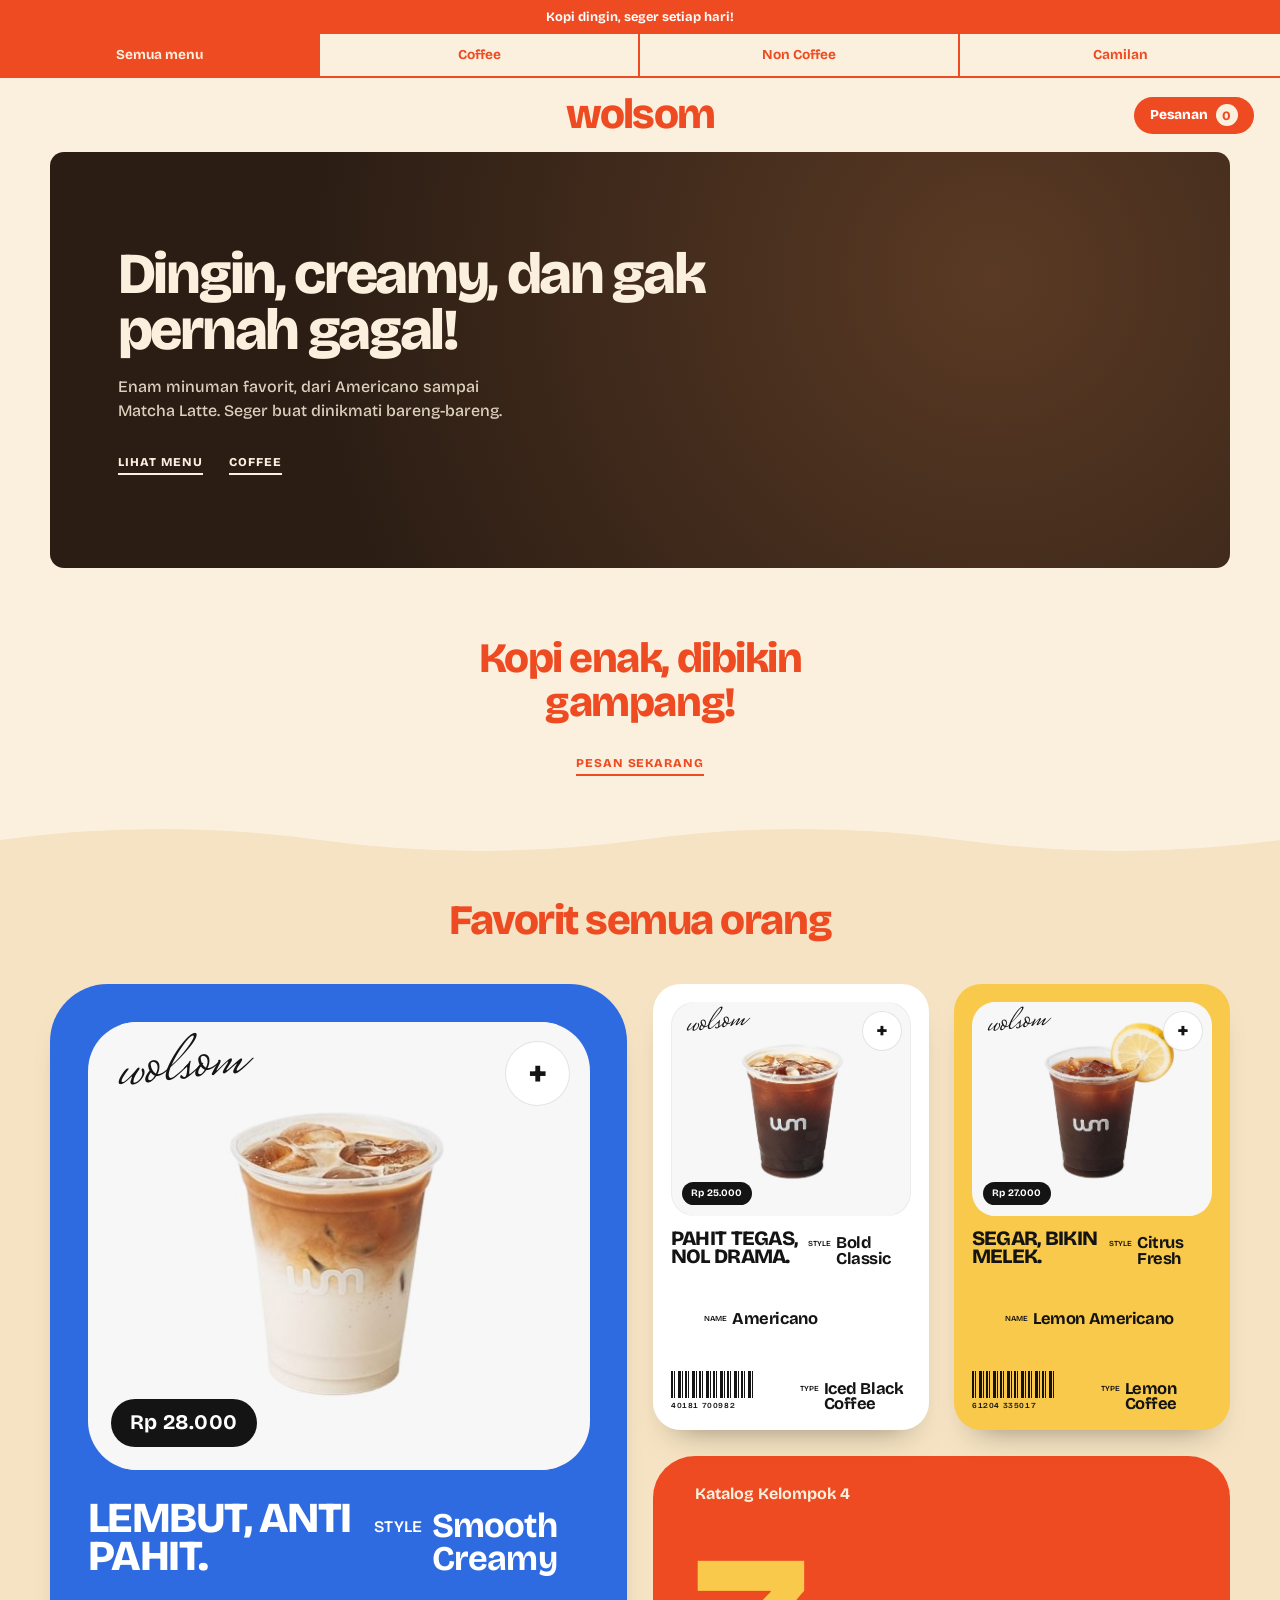
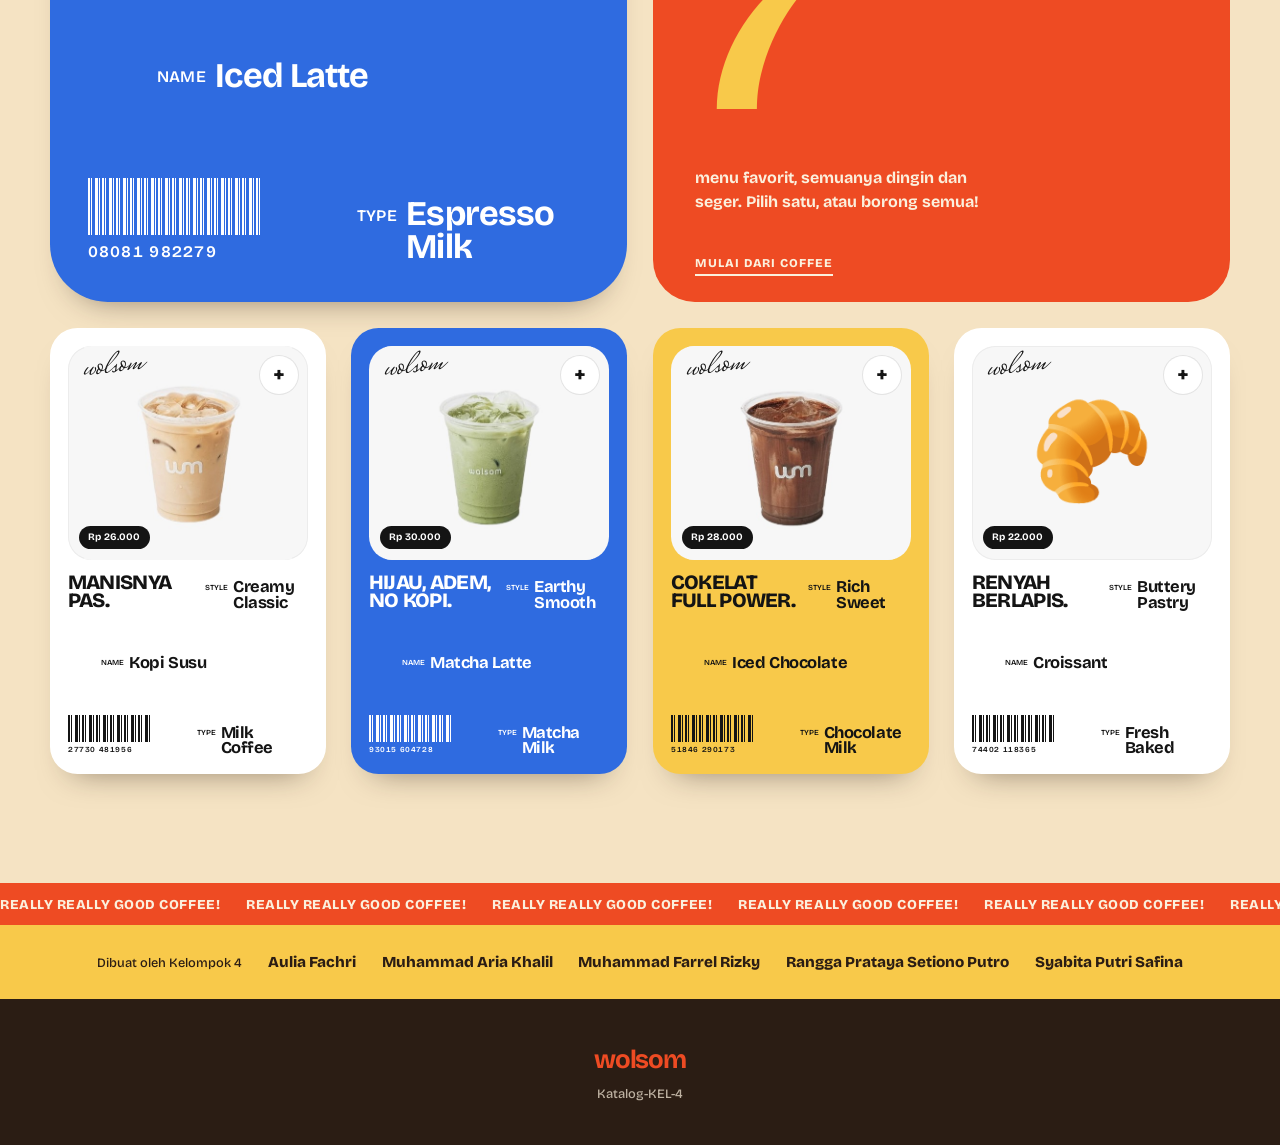
<file: project1/index.html>
<!DOCTYPE html>
<html lang="id">
<head>
    <meta charset="UTF-8">
    <meta name="viewport" content="width=device-width, initial-scale=1.0">
    <meta name="description" content="Katalog menu kopi, non-kopi, dan camilan.">
    <title>Katalog-KEL-4</title>
    <link rel="preconnect" href="https://fonts.googleapis.com">
    <link rel="preconnect" href="https://fonts.gstatic.com" crossorigin>
    <link href="https://fonts.googleapis.com/css2?family=Bricolage+Grotesque:opsz,wght@12..96,500;12..96,700;12..96,800&family=Mrs+Saint+Delafield&display=swap" rel="stylesheet">
    <link rel="stylesheet" href="style.css">
</head>
<body>
    <div class="topbar">Kopi dingin, seger setiap hari!</div>
    <nav class="catnav" aria-label="Kategori menu">
            <a href="index.html" aria-current="page">Semua menu</a>
            <a href="coffe.html">Coffee</a>
            <a href="noncoffe.html">Non Coffee</a>
            <a href="snack.html">Camilan</a>
    </nav>
    <header class="brandbar">
        <a class="brand" href="index.html">wolsom</a>
        <button class="cart" type="button" aria-label="Jumlah pesanan">Pesanan <span class="cart-count" id="cartCount" aria-live="polite">0</span></button>
    </header>
    <main>
        <div class="wrap">
            <section class="hero">
                <div>
                    <h1>Dingin, creamy, dan gak pernah gagal!</h1>
                    <p>Enam minuman favorit, dari Americano sampai Matcha Latte. Seger buat dinikmati bareng-bareng.</p>
                    <a class="link" href="#menu">Lihat menu</a><a class="link" href="coffe.html">Coffee</a>
                </div>
            </section>
        </div>
        <section class="intro wrap">
            <h2>Kopi enak, dibikin gampang!</h2>
            <a class="link" href="#menu">Pesan sekarang</a>
        </section>
    <svg class="wave" viewBox="0 0 1440 42" preserveAspectRatio="none" aria-hidden="true"><path d="M0 22 Q 180 0 360 22 T 720 22 T 1080 22 T 1440 22 V42 H0Z" fill="#F5E3C3"/></svg>
        <section class="menu" id="menu" aria-labelledby="menu-title">
            <div class="wrap">
                <h2 class="menu-title" id="menu-title">Favorit semua orang</h2>
                <div class="bento-wrap"><div class="bento">
                <article class="pcard v-blue feature" style="--i:0">
                    <div class="pc">
                        <div class="window">
                            <img src="img/kopi4.jpeg" alt="Iced latte">
                            <span class="script" aria-hidden="true">wolsom</span>
                            <span class="price">Rp 28.000</span>
                            <button class="add" type="button" aria-label="Tambah Iced Latte">+</button>
                        </div>
                        <div class="copy">
                            <h3 class="head">Lembut, anti pahit.</h3>
                            <p class="kv style"><span class="k">Style</span><span class="v">Smooth Creamy</span></p>
                            <p class="kv name"><span class="k">Name</span><span class="v">Iced Latte</span></p>
                            <div class="bar"><div class="barcode" aria-hidden="true"></div><p class="code">08081 982279</p></div>
                            <p class="kv type"><span class="k">Type</span><span class="v">Espresso Milk</span></p>
                        </div>
                    </div>
                </article>
                <article class="pcard v-white" style="--i:1">
                    <div class="pc">
                        <div class="window">
                            <img src="img/kopi2.jpeg" alt="Americano dingin">
                            <span class="script" aria-hidden="true">wolsom</span>
                            <span class="price">Rp 25.000</span>
                            <button class="add" type="button" aria-label="Tambah Americano">+</button>
                        </div>
                        <div class="copy">
                            <h3 class="head">Pahit tegas, nol drama.</h3>
                            <p class="kv style"><span class="k">Style</span><span class="v">Bold Classic</span></p>
                            <p class="kv name"><span class="k">Name</span><span class="v">Americano</span></p>
                            <div class="bar"><div class="barcode" aria-hidden="true"></div><p class="code">40181 700982</p></div>
                            <p class="kv type"><span class="k">Type</span><span class="v">Iced Black Coffee</span></p>
                        </div>
                    </div>
                </article>
                <article class="pcard v-yellow" style="--i:2">
                    <div class="pc">
                        <div class="window">
                            <img src="img/WhatsApp%20Image%202026-09-27%20at%2018.10.46.jpeg" alt="Americano dengan irisan lemon">
                            <span class="script" aria-hidden="true">wolsom</span>
                            <span class="price">Rp 27.000</span>
                            <button class="add" type="button" aria-label="Tambah Lemon Americano">+</button>
                        </div>
                        <div class="copy">
                            <h3 class="head">Segar, bikin melek.</h3>
                            <p class="kv style"><span class="k">Style</span><span class="v">Citrus Fresh</span></p>
                            <p class="kv name"><span class="k">Name</span><span class="v">Lemon Americano</span></p>
                            <div class="bar"><div class="barcode" aria-hidden="true"></div><p class="code">61204 335017</p></div>
                            <p class="kv type"><span class="k">Type</span><span class="v">Lemon Coffee</span></p>
                        </div>
                    </div>
                </article>
                <article class="tile-y" style="--i:3">
                    <p>Katalog Kelompok 4</p>
                    <span class="big" aria-hidden="true">7</span>
                    <p>menu favorit, semuanya dingin dan seger. Pilih satu, atau borong semua!</p>
                    <a class="link" href="coffe.html">Mulai dari Coffee</a>
                </article>
                <article class="pcard v-white" style="--i:4">
                    <div class="pc">
                        <div class="window">
                            <img src="img/nonkopi3.jpeg" alt="Kopi susu dingin">
                            <span class="script" aria-hidden="true">wolsom</span>
                            <span class="price">Rp 26.000</span>
                            <button class="add" type="button" aria-label="Tambah Kopi Susu">+</button>
                        </div>
                        <div class="copy">
                            <h3 class="head">Manisnya pas.</h3>
                            <p class="kv style"><span class="k">Style</span><span class="v">Creamy Classic</span></p>
                            <p class="kv name"><span class="k">Name</span><span class="v">Kopi Susu</span></p>
                            <div class="bar"><div class="barcode" aria-hidden="true"></div><p class="code">27730 481956</p></div>
                            <p class="kv type"><span class="k">Type</span><span class="v">Milk Coffee</span></p>
                        </div>
                    </div>
                </article>
                <article class="pcard v-blue" style="--i:5">
                    <div class="pc">
                        <div class="window">
                            <img src="img/nonkopi.jpeg" alt="Matcha latte dingin">
                            <span class="script" aria-hidden="true">wolsom</span>
                            <span class="price">Rp 30.000</span>
                            <button class="add" type="button" aria-label="Tambah Matcha Latte">+</button>
                        </div>
                        <div class="copy">
                            <h3 class="head">Hijau, adem, no kopi.</h3>
                            <p class="kv style"><span class="k">Style</span><span class="v">Earthy Smooth</span></p>
                            <p class="kv name"><span class="k">Name</span><span class="v">Matcha Latte</span></p>
                            <div class="bar"><div class="barcode" aria-hidden="true"></div><p class="code">93015 604728</p></div>
                            <p class="kv type"><span class="k">Type</span><span class="v">Matcha Milk</span></p>
                        </div>
                    </div>
                </article>
                <article class="pcard v-yellow" style="--i:6">
                    <div class="pc">
                        <div class="window">
                            <img src="img/nonkopi2.jpeg" alt="Iced chocolate">
                            <span class="script" aria-hidden="true">wolsom</span>
                            <span class="price">Rp 28.000</span>
                            <button class="add" type="button" aria-label="Tambah Iced Chocolate">+</button>
                        </div>
                        <div class="copy">
                            <h3 class="head">Cokelat full power.</h3>
                            <p class="kv style"><span class="k">Style</span><span class="v">Rich Sweet</span></p>
                            <p class="kv name"><span class="k">Name</span><span class="v">Iced Chocolate</span></p>
                            <div class="bar"><div class="barcode" aria-hidden="true"></div><p class="code">51846 290173</p></div>
                            <p class="kv type"><span class="k">Type</span><span class="v">Chocolate Milk</span></p>
                        </div>
                    </div>
                </article>
                <article class="pcard v-white" style="--i:7">
                    <div class="pc">
                        <div class="window">
                            <span class="emoji" aria-hidden="true">🥐</span>
                            <span class="script" aria-hidden="true">wolsom</span>
                            <span class="price">Rp 22.000</span>
                            <button class="add" type="button" aria-label="Tambah Croissant">+</button>
                        </div>
                        <div class="copy">
                            <h3 class="head">Renyah berlapis.</h3>
                            <p class="kv style"><span class="k">Style</span><span class="v">Buttery Pastry</span></p>
                            <p class="kv name"><span class="k">Name</span><span class="v">Croissant</span></p>
                            <div class="bar"><div class="barcode" aria-hidden="true"></div><p class="code">74402 118365</p></div>
                            <p class="kv type"><span class="k">Type</span><span class="v">Fresh Baked</span></p>
                        </div>
                    </div>
                </article>
                </div></div>
            </div>
        </section>
    </main>
<div class="marquee" aria-hidden="true"><div class="track"><span>Really really good coffee!</span><span>Really really good coffee!</span><span>Really really good coffee!</span><span>Really really good coffee!</span><span>Really really good coffee!</span><span>Really really good coffee!</span><span>Really really good coffee!</span><span>Really really good coffee!</span><span>Really really good coffee!</span><span>Really really good coffee!</span><span>Really really good coffee!</span><span>Really really good coffee!</span><span>Really really good coffee!</span><span>Really really good coffee!</span><span>Really really good coffee!</span><span>Really really good coffee!</span></div></div>
    <div class="team">
        <span class="label">Dibuat oleh Kelompok 4</span>
        <span>Aulia Fachri</span><span>Muhammad Aria Khalil</span><span>Muhammad Farrel Rizky</span><span>Rangga Prataya Setiono Putro</span><span>Syabita Putri Safina</span>
    </div>
    <footer class="footer">
        <strong>wolsom</strong>
        <p>Katalog-KEL-4</p>
    </footer>
</body>
</html>
</file>
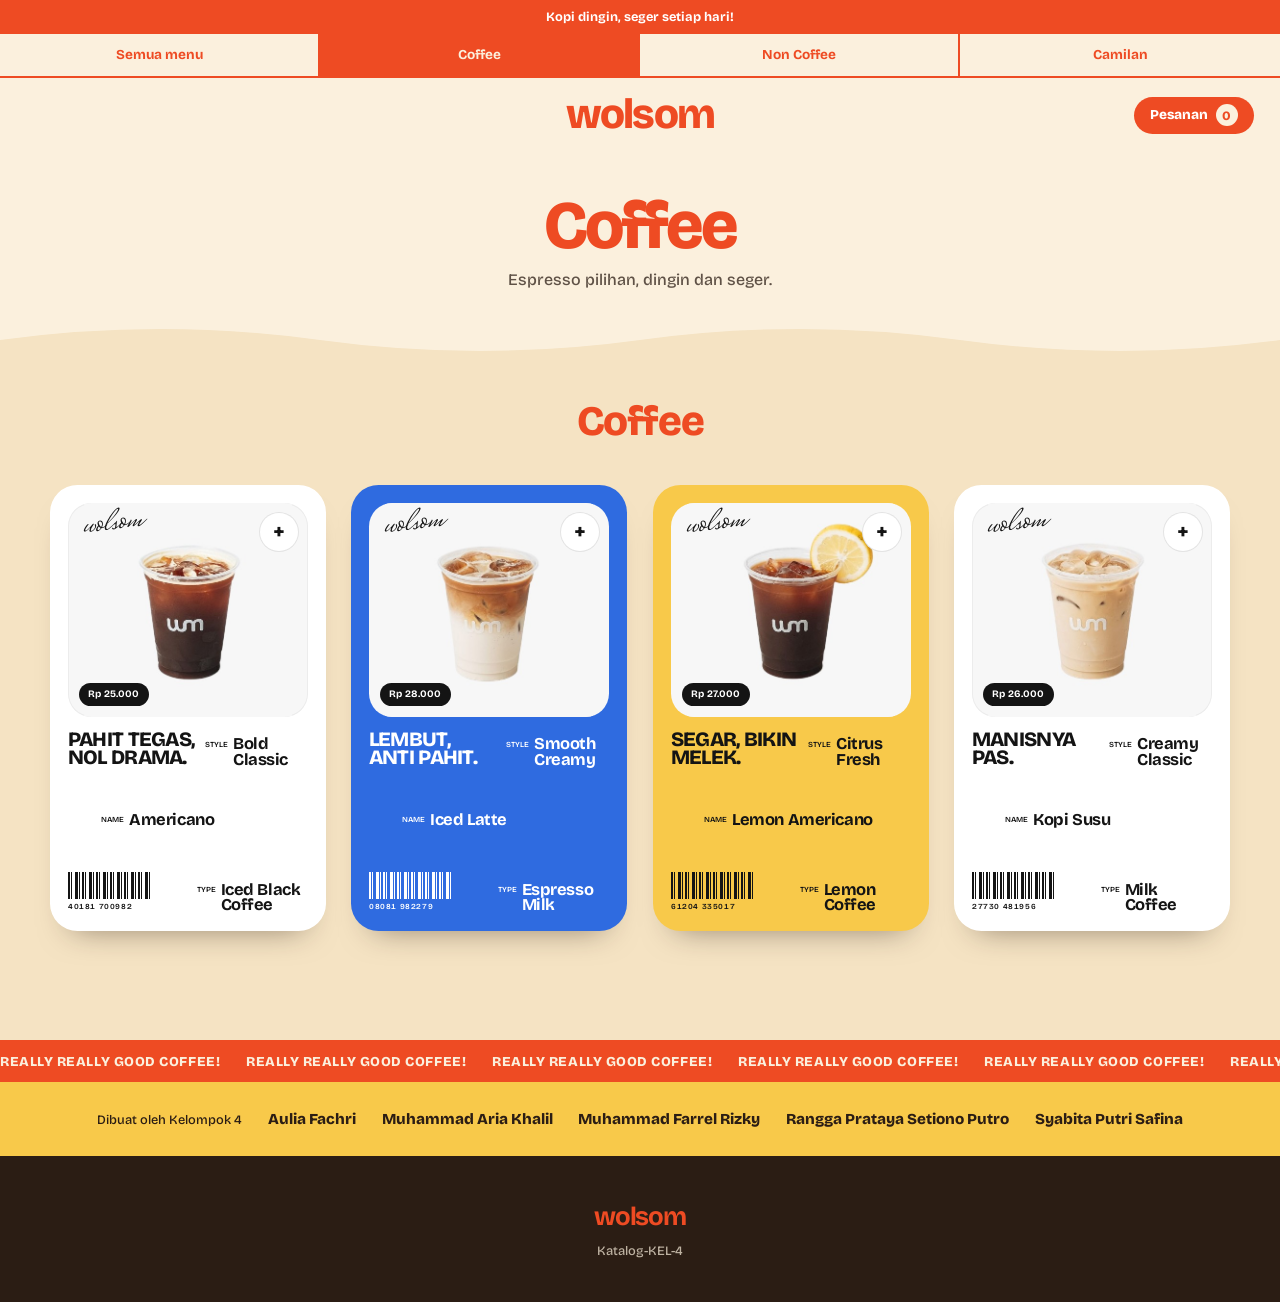
<file: project1/coffe.html>
<!DOCTYPE html>
<html lang="id">
<head>
    <meta charset="UTF-8">
    <meta name="viewport" content="width=device-width, initial-scale=1.0">
    <meta name="description" content="Katalog menu kopi, non-kopi, dan camilan.">
    <title>Katalog-KEL-4</title>
    <link rel="preconnect" href="https://fonts.googleapis.com">
    <link rel="preconnect" href="https://fonts.gstatic.com" crossorigin>
    <link href="https://fonts.googleapis.com/css2?family=Bricolage+Grotesque:opsz,wght@12..96,500;12..96,700;12..96,800&family=Mrs+Saint+Delafield&display=swap" rel="stylesheet">
    <link rel="stylesheet" href="style.css">
</head>
<body>
    <div class="topbar">Kopi dingin, seger setiap hari!</div>
    <nav class="catnav" aria-label="Kategori menu">
            <a href="index.html">Semua menu</a>
            <a href="coffe.html" aria-current="page">Coffee</a>
            <a href="noncoffe.html">Non Coffee</a>
            <a href="snack.html">Camilan</a>
    </nav>
    <header class="brandbar">
        <a class="brand" href="index.html">wolsom</a>
        <button class="cart" type="button" aria-label="Jumlah pesanan">Pesanan <span class="cart-count" id="cartCount" aria-live="polite">0</span></button>
    </header>
    <main>
        <section class="page-head wrap">
            <h1>Coffee</h1>
            <p>Espresso pilihan, dingin dan seger.</p>
        </section>
    <svg class="wave" viewBox="0 0 1440 42" preserveAspectRatio="none" aria-hidden="true"><path d="M0 22 Q 180 0 360 22 T 720 22 T 1080 22 T 1440 22 V42 H0Z" fill="#F5E3C3"/></svg>
        <section class="menu" id="menu" aria-labelledby="menu-title">
            <div class="wrap">
                <h2 class="menu-title" id="menu-title">Coffee</h2>
                <div class="grid">
                <article class="pcard v-white" style="--i:0">
                    <div class="pc">
                        <div class="window">
                            <img src="img/kopi2.jpeg" alt="Americano dingin">
                            <span class="script" aria-hidden="true">wolsom</span>
                            <span class="price">Rp 25.000</span>
                            <button class="add" type="button" aria-label="Tambah Americano">+</button>
                        </div>
                        <div class="copy">
                            <h3 class="head">Pahit tegas, nol drama.</h3>
                            <p class="kv style"><span class="k">Style</span><span class="v">Bold Classic</span></p>
                            <p class="kv name"><span class="k">Name</span><span class="v">Americano</span></p>
                            <div class="bar"><div class="barcode" aria-hidden="true"></div><p class="code">40181 700982</p></div>
                            <p class="kv type"><span class="k">Type</span><span class="v">Iced Black Coffee</span></p>
                        </div>
                    </div>
                </article>
                <article class="pcard v-blue" style="--i:1">
                    <div class="pc">
                        <div class="window">
                            <img src="img/kopi4.jpeg" alt="Iced latte">
                            <span class="script" aria-hidden="true">wolsom</span>
                            <span class="price">Rp 28.000</span>
                            <button class="add" type="button" aria-label="Tambah Iced Latte">+</button>
                        </div>
                        <div class="copy">
                            <h3 class="head">Lembut, anti pahit.</h3>
                            <p class="kv style"><span class="k">Style</span><span class="v">Smooth Creamy</span></p>
                            <p class="kv name"><span class="k">Name</span><span class="v">Iced Latte</span></p>
                            <div class="bar"><div class="barcode" aria-hidden="true"></div><p class="code">08081 982279</p></div>
                            <p class="kv type"><span class="k">Type</span><span class="v">Espresso Milk</span></p>
                        </div>
                    </div>
                </article>
                <article class="pcard v-yellow" style="--i:2">
                    <div class="pc">
                        <div class="window">
                            <img src="img/WhatsApp%20Image%202026-09-27%20at%2018.10.46.jpeg" alt="Americano dengan irisan lemon">
                            <span class="script" aria-hidden="true">wolsom</span>
                            <span class="price">Rp 27.000</span>
                            <button class="add" type="button" aria-label="Tambah Lemon Americano">+</button>
                        </div>
                        <div class="copy">
                            <h3 class="head">Segar, bikin melek.</h3>
                            <p class="kv style"><span class="k">Style</span><span class="v">Citrus Fresh</span></p>
                            <p class="kv name"><span class="k">Name</span><span class="v">Lemon Americano</span></p>
                            <div class="bar"><div class="barcode" aria-hidden="true"></div><p class="code">61204 335017</p></div>
                            <p class="kv type"><span class="k">Type</span><span class="v">Lemon Coffee</span></p>
                        </div>
                    </div>
                </article>
                <article class="pcard v-white" style="--i:3">
                    <div class="pc">
                        <div class="window">
                            <img src="img/nonkopi3.jpeg" alt="Kopi susu dingin">
                            <span class="script" aria-hidden="true">wolsom</span>
                            <span class="price">Rp 26.000</span>
                            <button class="add" type="button" aria-label="Tambah Kopi Susu">+</button>
                        </div>
                        <div class="copy">
                            <h3 class="head">Manisnya pas.</h3>
                            <p class="kv style"><span class="k">Style</span><span class="v">Creamy Classic</span></p>
                            <p class="kv name"><span class="k">Name</span><span class="v">Kopi Susu</span></p>
                            <div class="bar"><div class="barcode" aria-hidden="true"></div><p class="code">27730 481956</p></div>
                            <p class="kv type"><span class="k">Type</span><span class="v">Milk Coffee</span></p>
                        </div>
                    </div>
                </article>
                </div>
            </div>
        </section>
    </main>
<div class="marquee" aria-hidden="true"><div class="track"><span>Really really good coffee!</span><span>Really really good coffee!</span><span>Really really good coffee!</span><span>Really really good coffee!</span><span>Really really good coffee!</span><span>Really really good coffee!</span><span>Really really good coffee!</span><span>Really really good coffee!</span><span>Really really good coffee!</span><span>Really really good coffee!</span><span>Really really good coffee!</span><span>Really really good coffee!</span><span>Really really good coffee!</span><span>Really really good coffee!</span><span>Really really good coffee!</span><span>Really really good coffee!</span></div></div>
    <div class="team">
        <span class="label">Dibuat oleh Kelompok 4</span>
        <span>Aulia Fachri</span><span>Muhammad Aria Khalil</span><span>Muhammad Farrel Rizky</span><span>Rangga Prataya Setiono Putro</span><span>Syabita Putri Safina</span>
    </div>
    <footer class="footer">
        <strong>wolsom</strong>
        <p>Katalog-KEL-4</p>
    </footer>

    <script>
        const count = document.getElementById('cartCount');
        let total = 0;
        document.querySelectorAll('.add').forEach(function (btn) {
            btn.addEventListener('click', function () {
                total += 1;
                count.textContent = total;
                count.classList.remove('bump');
                void count.offsetWidth;
                count.classList.add('bump');
            });
        });
    </script>
</body>
</html>
</file>
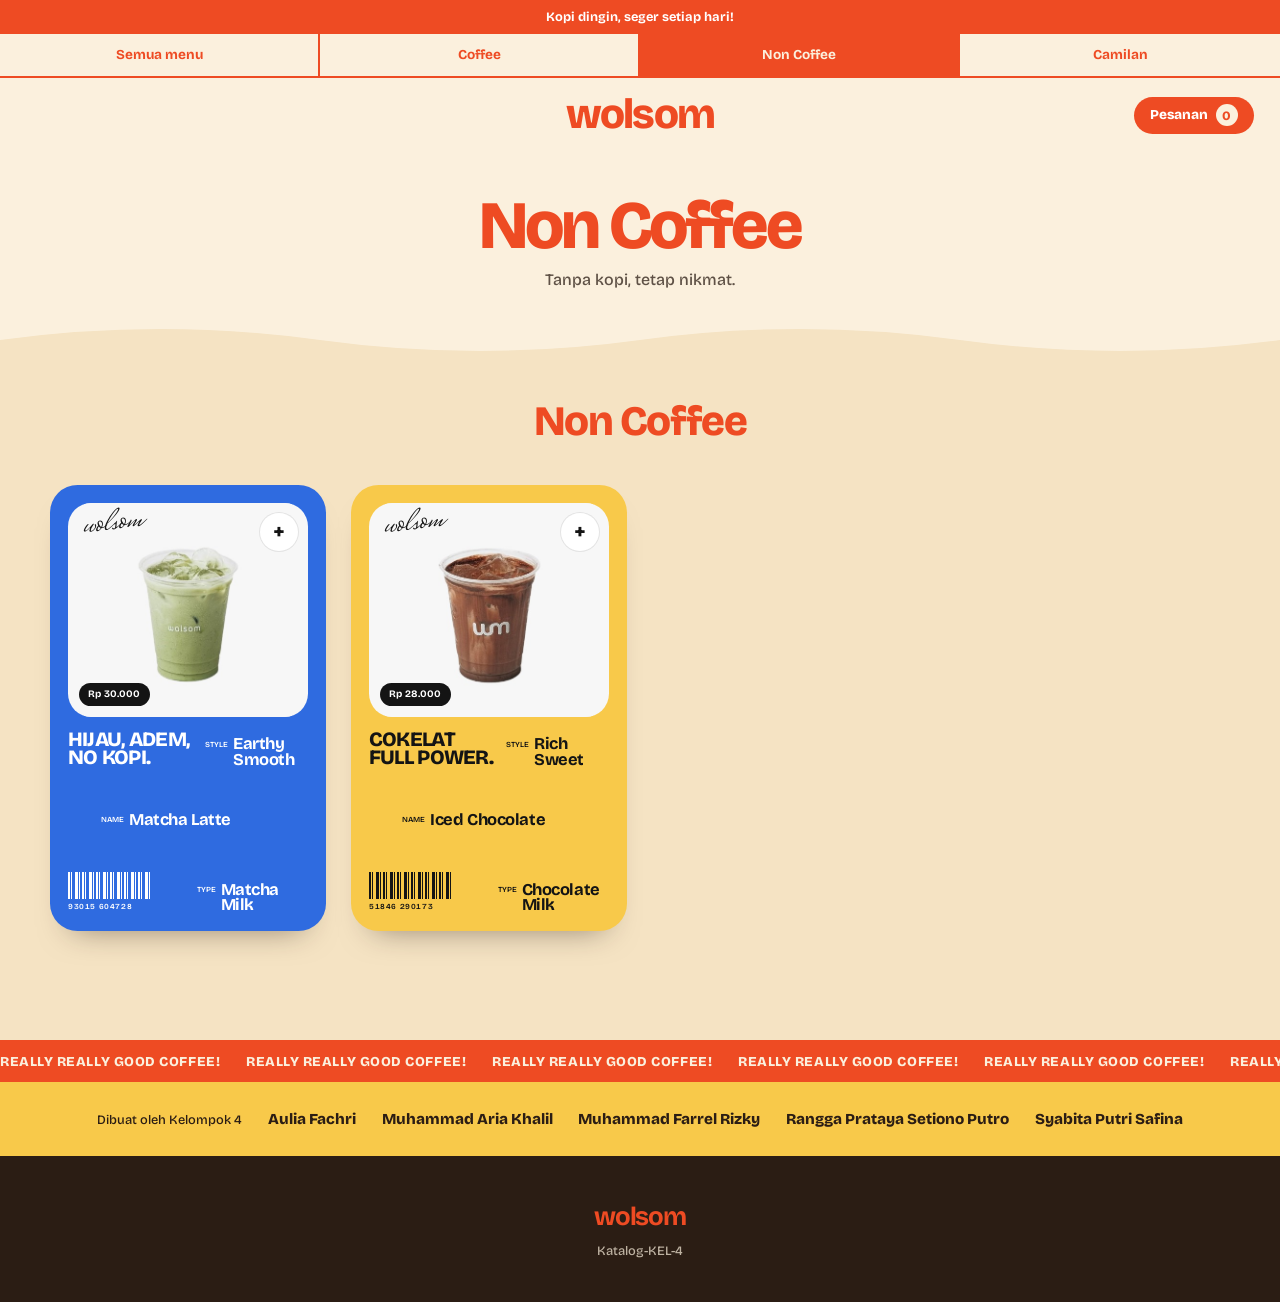
<file: project1/noncoffe.html>
<!DOCTYPE html>
<html lang="id">
<head>
    <meta charset="UTF-8">
    <meta name="viewport" content="width=device-width, initial-scale=1.0">
    <meta name="description" content="Katalog menu kopi, non-kopi, dan camilan.">
    <title>Katalog-KEL-4</title>
    <link rel="preconnect" href="https://fonts.googleapis.com">
    <link rel="preconnect" href="https://fonts.gstatic.com" crossorigin>
    <link href="https://fonts.googleapis.com/css2?family=Bricolage+Grotesque:opsz,wght@12..96,500;12..96,700;12..96,800&family=Mrs+Saint+Delafield&display=swap" rel="stylesheet">
    <link rel="stylesheet" href="style.css">
</head>
<body>
    <div class="topbar">Kopi dingin, seger setiap hari!</div>
    <nav class="catnav" aria-label="Kategori menu">
            <a href="index.html">Semua menu</a>
            <a href="coffe.html">Coffee</a>
            <a href="noncoffe.html" aria-current="page">Non Coffee</a>
            <a href="snack.html">Camilan</a>
    </nav>
    <header class="brandbar">
        <a class="brand" href="index.html">wolsom</a>
        <button class="cart" type="button" aria-label="Jumlah pesanan">Pesanan <span class="cart-count" id="cartCount" aria-live="polite">0</span></button>
    </header>
    <main>
        <section class="page-head wrap">
            <h1>Non Coffee</h1>
            <p>Tanpa kopi, tetap nikmat.</p>
        </section>
    <svg class="wave" viewBox="0 0 1440 42" preserveAspectRatio="none" aria-hidden="true"><path d="M0 22 Q 180 0 360 22 T 720 22 T 1080 22 T 1440 22 V42 H0Z" fill="#F5E3C3"/></svg>
        <section class="menu" id="menu" aria-labelledby="menu-title">
            <div class="wrap">
                <h2 class="menu-title" id="menu-title">Non Coffee</h2>
                <div class="grid">
                <article class="pcard v-blue" style="--i:0">
                    <div class="pc">
                        <div class="window">
                            <img src="img/nonkopi.jpeg" alt="Matcha latte dingin">
                            <span class="script" aria-hidden="true">wolsom</span>
                            <span class="price">Rp 30.000</span>
                            <button class="add" type="button" aria-label="Tambah Matcha Latte">+</button>
                        </div>
                        <div class="copy">
                            <h3 class="head">Hijau, adem, no kopi.</h3>
                            <p class="kv style"><span class="k">Style</span><span class="v">Earthy Smooth</span></p>
                            <p class="kv name"><span class="k">Name</span><span class="v">Matcha Latte</span></p>
                            <div class="bar"><div class="barcode" aria-hidden="true"></div><p class="code">93015 604728</p></div>
                            <p class="kv type"><span class="k">Type</span><span class="v">Matcha Milk</span></p>
                        </div>
                    </div>
                </article>
                <article class="pcard v-yellow" style="--i:1">
                    <div class="pc">
                        <div class="window">
                            <img src="img/nonkopi2.jpeg" alt="Iced chocolate">
                            <span class="script" aria-hidden="true">wolsom</span>
                            <span class="price">Rp 28.000</span>
                            <button class="add" type="button" aria-label="Tambah Iced Chocolate">+</button>
                        </div>
                        <div class="copy">
                            <h3 class="head">Cokelat full power.</h3>
                            <p class="kv style"><span class="k">Style</span><span class="v">Rich Sweet</span></p>
                            <p class="kv name"><span class="k">Name</span><span class="v">Iced Chocolate</span></p>
                            <div class="bar"><div class="barcode" aria-hidden="true"></div><p class="code">51846 290173</p></div>
                            <p class="kv type"><span class="k">Type</span><span class="v">Chocolate Milk</span></p>
                        </div>
                    </div>
                </article>
                </div>
            </div>
        </section>
    </main>
<div class="marquee" aria-hidden="true"><div class="track"><span>Really really good coffee!</span><span>Really really good coffee!</span><span>Really really good coffee!</span><span>Really really good coffee!</span><span>Really really good coffee!</span><span>Really really good coffee!</span><span>Really really good coffee!</span><span>Really really good coffee!</span><span>Really really good coffee!</span><span>Really really good coffee!</span><span>Really really good coffee!</span><span>Really really good coffee!</span><span>Really really good coffee!</span><span>Really really good coffee!</span><span>Really really good coffee!</span><span>Really really good coffee!</span></div></div>
    <div class="team">
        <span class="label">Dibuat oleh Kelompok 4</span>
        <span>Aulia Fachri</span><span>Muhammad Aria Khalil</span><span>Muhammad Farrel Rizky</span><span>Rangga Prataya Setiono Putro</span><span>Syabita Putri Safina</span>
    </div>
    <footer class="footer">
        <strong>wolsom</strong>
        <p>Katalog-KEL-4</p>
    </footer>

    <script>
        const count = document.getElementById('cartCount');
        let total = 0;
        document.querySelectorAll('.add').forEach(function (btn) {
            btn.addEventListener('click', function () {
                total += 1;
                count.textContent = total;
                count.classList.remove('bump');
                void count.offsetWidth;
                count.classList.add('bump');
            });
        });
    </script>
</body>
</html>
</file>
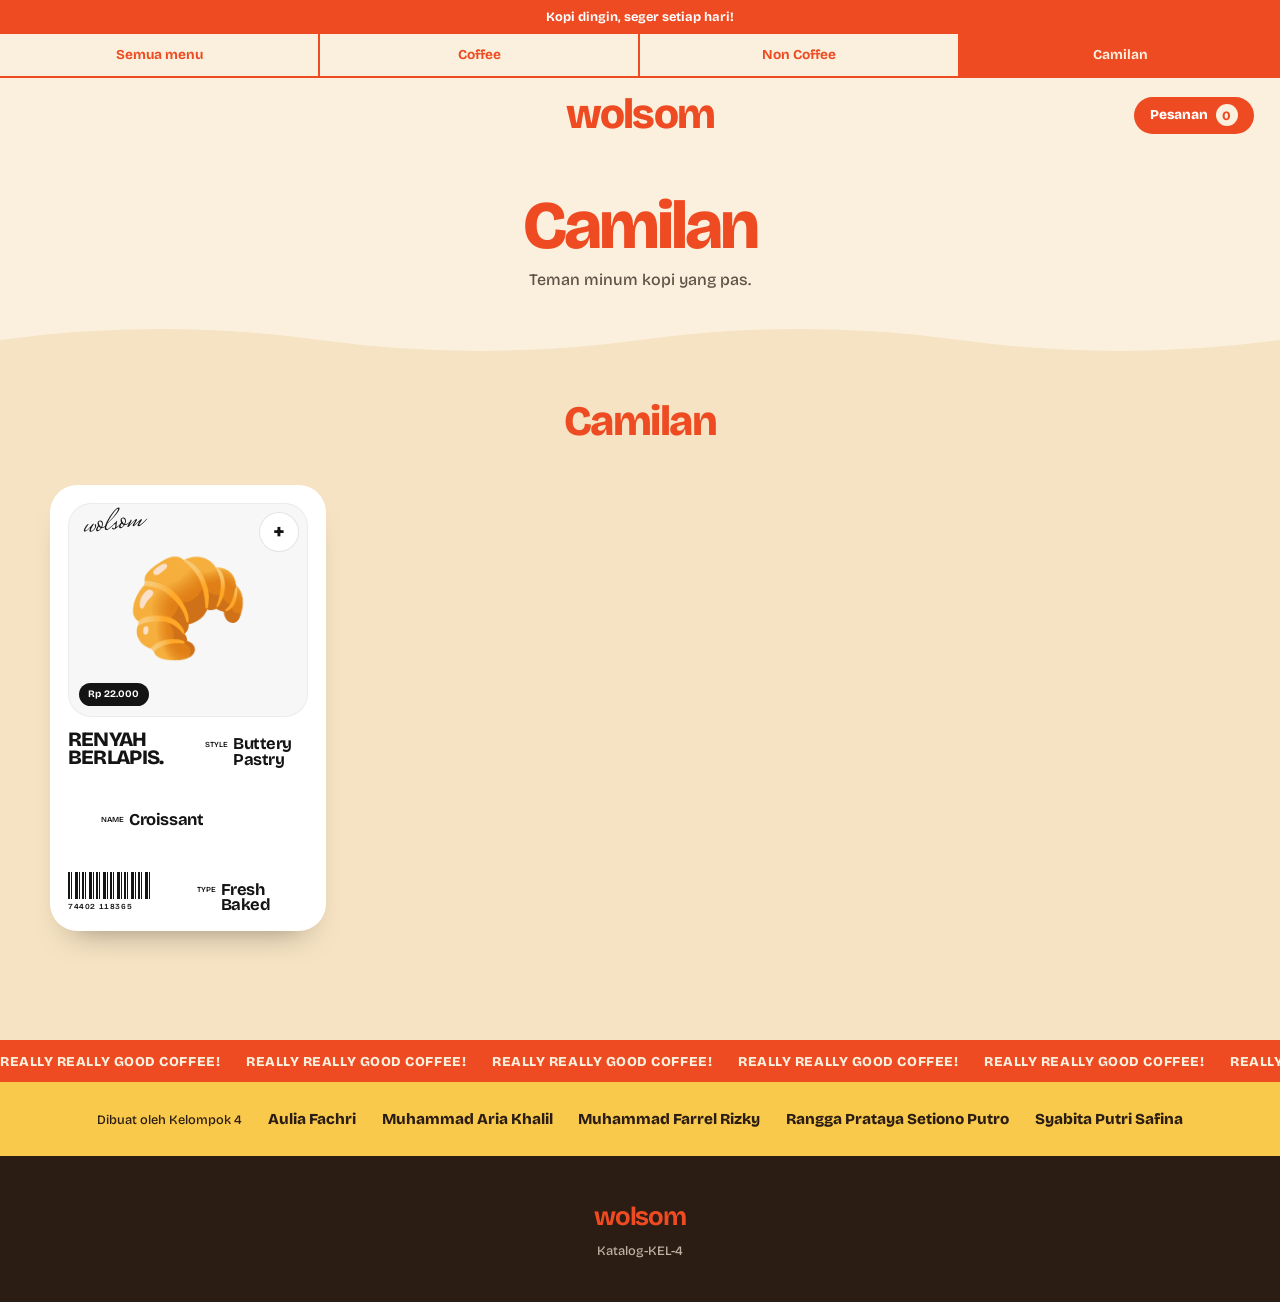
<file: project1/snack.html>
<!DOCTYPE html>
<html lang="id">
<head>
    <meta charset="UTF-8">
    <meta name="viewport" content="width=device-width, initial-scale=1.0">
    <meta name="description" content="Katalog menu kopi, non-kopi, dan camilan.">
    <title>Katalog-KEL-4</title>
    <link rel="preconnect" href="https://fonts.googleapis.com">
    <link rel="preconnect" href="https://fonts.gstatic.com" crossorigin>
    <link href="https://fonts.googleapis.com/css2?family=Bricolage+Grotesque:opsz,wght@12..96,500;12..96,700;12..96,800&family=Mrs+Saint+Delafield&display=swap" rel="stylesheet">
    <link rel="stylesheet" href="style.css">
</head>
<body>
    <div class="topbar">Kopi dingin, seger setiap hari!</div>
    <nav class="catnav" aria-label="Kategori menu">
            <a href="index.html">Semua menu</a>
            <a href="coffe.html">Coffee</a>
            <a href="noncoffe.html">Non Coffee</a>
            <a href="snack.html" aria-current="page">Camilan</a>
    </nav>
    <header class="brandbar">
        <a class="brand" href="index.html">wolsom</a>
        <button class="cart" type="button" aria-label="Jumlah pesanan">Pesanan <span class="cart-count" id="cartCount" aria-live="polite">0</span></button>
    </header>
    <main>
        <section class="page-head wrap">
            <h1>Camilan</h1>
            <p>Teman minum kopi yang pas.</p>
        </section>
    <svg class="wave" viewBox="0 0 1440 42" preserveAspectRatio="none" aria-hidden="true"><path d="M0 22 Q 180 0 360 22 T 720 22 T 1080 22 T 1440 22 V42 H0Z" fill="#F5E3C3"/></svg>
        <section class="menu" id="menu" aria-labelledby="menu-title">
            <div class="wrap">
                <h2 class="menu-title" id="menu-title">Camilan</h2>
                <div class="grid">
                <article class="pcard v-white" style="--i:0">
                    <div class="pc">
                        <div class="window">
                            <span class="emoji" aria-hidden="true">🥐</span>
                            <span class="script" aria-hidden="true">wolsom</span>
                            <span class="price">Rp 22.000</span>
                            <button class="add" type="button" aria-label="Tambah Croissant">+</button>
                        </div>
                        <div class="copy">
                            <h3 class="head">Renyah berlapis.</h3>
                            <p class="kv style"><span class="k">Style</span><span class="v">Buttery Pastry</span></p>
                            <p class="kv name"><span class="k">Name</span><span class="v">Croissant</span></p>
                            <div class="bar"><div class="barcode" aria-hidden="true"></div><p class="code">74402 118365</p></div>
                            <p class="kv type"><span class="k">Type</span><span class="v">Fresh Baked</span></p>
                        </div>
                    </div>
                </article>
                </div>
            </div>
        </section>
    </main>
<div class="marquee" aria-hidden="true"><div class="track"><span>Really really good coffee!</span><span>Really really good coffee!</span><span>Really really good coffee!</span><span>Really really good coffee!</span><span>Really really good coffee!</span><span>Really really good coffee!</span><span>Really really good coffee!</span><span>Really really good coffee!</span><span>Really really good coffee!</span><span>Really really good coffee!</span><span>Really really good coffee!</span><span>Really really good coffee!</span><span>Really really good coffee!</span><span>Really really good coffee!</span><span>Really really good coffee!</span><span>Really really good coffee!</span></div></div>
    <div class="team">
        <span class="label">Dibuat oleh Kelompok 4</span>
        <span>Aulia Fachri</span><span>Muhammad Aria Khalil</span><span>Muhammad Farrel Rizky</span><span>Rangga Prataya Setiono Putro</span><span>Syabita Putri Safina</span>
    </div>
    <footer class="footer">
        <strong>wolsom</strong>
        <p>Katalog-KEL-4</p>
    </footer>

    <script>
        const count = document.getElementById('cartCount');
        let total = 0;
        document.querySelectorAll('.add').forEach(function (btn) {
            btn.addEventListener('click', function () {
                total += 1;
                count.textContent = total;
                count.classList.remove('bump');
                void count.offsetWidth;
                count.classList.add('bump');
            });
        });
    </script>
</body>
</html>
</file>
<file: project1/style.css>
/* ===== Token ===== */
:root {
  --orange: #EE4B23;
  --cream: #FBF0DD;
  --cream-2: #F5E3C3;
  --brown: #2B1D14;
  --yellow: #F8C94A;

  /* spacing: kelipatan φ */
  --s-1: .618rem;
  --s0: 1rem;
  --s1: 1.618rem;
  --s2: 2.618rem;
  --s3: 4.236rem;
  --s4: 6.854rem;

  --font: "Bricolage Grotesque", "Arial Black", system-ui, sans-serif;
  --ease: cubic-bezier(.2, .8, .2, 1);
  --spring: cubic-bezier(.34, 1.3, .64, 1);
}

* { box-sizing: border-box; }
html { scroll-behavior: smooth; }
body {
  margin: 0; font-family: var(--font); font-size: 1rem; line-height: 1.5; font-weight: 500;
  color: var(--brown); background: var(--cream); -webkit-font-smoothing: antialiased;
}
a { color: inherit; text-decoration: none; }
button { font: inherit; color: inherit; cursor: pointer; border: 0; background: none; }
:focus-visible { outline: 3px solid var(--brown); outline-offset: 3px; }
.wrap { width: min(1180px, calc(100% - 2 * var(--s1))); margin-inline: auto; }

/* ===== Top bar + nav ===== */
.topbar { background: var(--orange); color: #fff; text-align: center; font-size: .8rem; font-weight: 700; padding: .45rem var(--s0); }
.catnav { display: grid; grid-template-columns: repeat(4, 1fr); border-bottom: 2px solid var(--orange); background: var(--cream); }
.catnav a {
  text-align: center; padding: .7rem var(--s-1); font-size: .85rem; font-weight: 700; color: var(--orange);
  border-right: 2px solid var(--orange); transition: background .3s, color .3s;
}
.catnav a:last-child { border-right: 0; }
.catnav a:hover, .catnav a[aria-current="page"] { background: var(--orange); color: var(--cream); }

.brandbar { display: grid; grid-template-columns: 1fr auto 1fr; align-items: center; padding: var(--s0) var(--s1); }
.brand { grid-column: 2; font-weight: 800; font-size: clamp(1.618rem, 4vw, 2.618rem); letter-spacing: -.04em; color: var(--orange); line-height: 1; }
.cart {
  grid-column: 3; justify-self: end; display: inline-flex; gap: .5rem; align-items: center;
  padding: .45rem var(--s0); border-radius: 999px; background: var(--orange); color: #fff; font-weight: 800; font-size: .85rem;
}
.cart-count { display: inline-grid; place-items: center; min-width: 1.4rem; height: 1.4rem; padding: 0 .35rem; border-radius: 999px; background: var(--cream); color: var(--orange); font-size: .8rem; }
.cart-count.bump { animation: bump .45s var(--ease); }
@keyframes bump { 40% { transform: scale(1.5) rotate(-8deg); } }

/* ===== Hero ===== */
.hero {
  position: relative; display: grid; grid-template-columns: 1.618fr 1fr; align-items: center; gap: var(--s2);
  min-height: 26rem; padding: var(--s2) var(--s3); border-radius: 14px; overflow: hidden;
  background: radial-gradient(circle at 80% 30%, #5a3a24, var(--brown) 70%); color: var(--cream);
}
.hero h1 { font-weight: 800; font-size: clamp(2.2rem, 5.2vw, 3.618rem); line-height: .98; letter-spacing: -.04em; margin: 0 0 var(--s0); }
.hero p { margin: 0 0 var(--s1); max-width: 26rem; opacity: .85; }
.link { display: inline-block; font-size: .75rem; font-weight: 800; letter-spacing: .08em; text-transform: uppercase; border-bottom: 2px solid currentColor; padding-bottom: 2px; margin-right: var(--s1); transition: color .3s; }
.link:hover { color: var(--yellow); }
.hero-tile { aspect-ratio: 1 / 1.272; max-width: 18rem; width: 100%; justify-self: center; transform: rotate(4deg); animation: tilt 6s ease-in-out infinite; }
@keyframes tilt { 50% { transform: rotate(-2deg) translateY(-.5rem); } }
.sticker {
  position: absolute; left: var(--s1); bottom: var(--s1); width: 6.2rem; height: 6.2rem; display: grid; place-items: center; text-align: center;
  border-radius: 50%; background: var(--orange); color: #fff; font-weight: 800; font-size: .95rem; line-height: 1.05; transform: rotate(-12deg);
  animation: wobble 3s ease-in-out infinite;
}
@keyframes wobble { 50% { transform: rotate(8deg) scale(1.06); } }

/* ===== Intro ===== */
.intro { text-align: center; padding: var(--s3) 0 var(--s2); }
.intro h2 { color: var(--orange); font-weight: 800; font-size: clamp(1.618rem, 3.6vw, 2.618rem); line-height: 1.05; letter-spacing: -.035em; margin: 0 auto var(--s1); max-width: 30rem; }
.intro .link { color: var(--orange); margin: 0; }
.intro .link:hover { color: var(--brown); }

/* ===== Menu ===== */
.wave { display: block; width: 100%; height: 2.618rem; margin-bottom: -1px; }
.menu { background: var(--cream-2); padding: var(--s2) 0 var(--s4); }
.menu-title { text-align: center; color: var(--orange); font-weight: 800; font-size: clamp(1.618rem, 3.6vw, 2.618rem); letter-spacing: -.035em; line-height: 1; margin: 0 0 var(--s2); }
.grid { display: grid; grid-template-columns: repeat(4, 1fr); gap: var(--s1); }

/* Hero tile (foto di banner) */
.tile { position: relative; overflow: hidden; border-radius: 14px; background: #f7f7f7; }
.tile img { display: block; width: 100%; height: 100%; object-fit: cover; }

/* ===== Bento ===== */
.bento-wrap { container-type: inline-size; }
.bento {
  --cols: 4; --gap: var(--s1);
  display: grid; grid-template-columns: repeat(var(--cols), 1fr); gap: var(--gap);
  grid-auto-rows: calc((100cqw - (var(--cols) - 1) * var(--gap)) / var(--cols) * 1.618);
}
.bento .pcard { height: 100%; aspect-ratio: auto; }
.feature { grid-column: span 2; grid-row: span 2; }
.tile-y {
  grid-column: span 2; display: flex; flex-direction: column; justify-content: space-between;
  padding: var(--s1) var(--s2); border-radius: 2.618rem; background: var(--orange); color: var(--cream);
}
.tile-y p { margin: 0; font-weight: 700; max-width: 18rem; }
.tile-y .big { font-weight: 800; font-size: clamp(7rem, 19cqw, 15rem); line-height: .8; letter-spacing: -.07em; color: var(--yellow); }
.tile-y .link { align-self: flex-start; margin: 0; }

/* ===== Kartu produk ala kartu koleksi (warna kartu: biru, kuning, putih) ===== */
.pcard { container-type: inline-size; aspect-ratio: 1 / 1.618; animation: rise .7s var(--ease) backwards; animation-delay: calc(var(--i, 0) * 70ms); }
@keyframes rise { from { opacity: 0; transform: translateY(1.618rem); } }
.pc { display: flex; flex-direction: column; height: 100%; padding: 6.5cqw; border-radius: 10cqw; overflow: hidden; box-shadow: 0 1.2rem 2rem -1.4rem rgba(43,29,20,.55); transition: translate .6s var(--spring), rotate .6s var(--spring), box-shadow .6s var(--ease); will-change: translate, rotate; }
.v-blue .pc { background: #2F6BE0; color: #fff; }
.v-yellow .pc { background: #F8C94A; color: #141414; }
.v-white .pc { background: #fff; color: #141414; }

/* Jendela foto: warna sama dengan latar foto (#f7f7f7), tanpa blend, produk tetap jelas */
.window { position: relative; overflow: hidden; flex: 0 0 auto; aspect-ratio: 1.12 / 1; border-radius: 8.5cqw; background: #f7f7f7; color: #141414; }
.v-white .window { box-shadow: inset 0 0 0 1px #ececec; }
.window img { display: block; width: 100%; height: 100%; object-fit: contain; transform: scale(1.3); transform-origin: 50% 40%; transition: transform .8s var(--ease); }
.window .emoji { display: grid; place-items: center; width: 100%; height: 100%; font-size: 36cqw; }
.script { position: absolute; z-index: 2; left: 5cqw; top: 1.5cqw; font-family: "Mrs Saint Delafield", cursive; font-size: 13cqw; line-height: 1; color: #141414; transform: rotate(-6deg); pointer-events: none; }
.price {
  position: absolute; z-index: 2; left: 4cqw; bottom: 4cqw; padding: 1.4cqw 3.4cqw; border-radius: 999px;
  background: #141414; color: #fff; font-size: 3.6cqw; font-weight: 700; letter-spacing: .01em; white-space: nowrap;
}
.add {
  position: absolute; z-index: 3; right: 3.5cqw; top: 3.5cqw; display: grid; place-items: center;
  width: max(2.4rem, 11cqw); height: max(2.4rem, 11cqw); border-radius: 50%; background: #fff; color: #141414;
  box-shadow: 0 0 0 1px #e4e4e4; font-size: max(1.4rem, 6.5cqw); font-weight: 800; line-height: 1; transition: transform .4s var(--ease), background .3s, color .3s;
}
.add:hover { background: #141414; color: #fff; transform: rotate(90deg) scale(1.08); }
.add:active { transform: scale(.9); }

/* Hover halus: hanya di perangkat yang punya kursor */
@media (hover: hover) {
  .pcard:hover .pc { translate: 0 -.5rem; rotate: -1.2deg; box-shadow: 0 1.8rem 2.4rem -1.4rem rgba(43,29,20,.5); }
  .pcard:hover .window img { transform: scale(1.38); }
}

.copy { flex: 1; min-height: 0; display: grid; grid-template-columns: 1.25fr 1fr; grid-template-rows: auto 1fr auto; column-gap: 3cqw; padding-top: 5cqw; }
.head { grid-column: 1; grid-row: 1; margin: 0; font-weight: 800; text-transform: uppercase; font-size: 7.4cqw; line-height: .9; letter-spacing: -.035em; }
.kv { display: flex; align-items: flex-start; gap: 1.6cqw; margin: 0; }
.k { margin-top: .9cqw; font-size: 2.8cqw; font-weight: 600; text-transform: uppercase; letter-spacing: .02em; }
.v { font-size: 6cqw; font-weight: 700; line-height: .95; letter-spacing: -.025em; }
.kv.style { grid-column: 2; grid-row: 1; align-self: end; }
.kv.name { grid-column: 1 / -1; grid-row: 2; align-self: center; padding-left: 12cqw; }
.kv.type { grid-column: 2; grid-row: 3; align-self: end; margin-left: -3cqw; }
.bar { grid-column: 1; grid-row: 3; align-self: end; }
.barcode {
  width: 30cqw; height: 10cqw;
  background: repeating-linear-gradient(90deg, currentColor 0 2px, transparent 2px 3px, currentColor 3px 4px, transparent 4px 7px, currentColor 7px 10px, transparent 10px 11px, currentColor 11px 12px, transparent 12px 14px);
}
.code { margin: .8cqw 0 0; font-size: 2.8cqw; font-weight: 600; letter-spacing: .08em; font-variant-numeric: tabular-nums; }

.page-head { text-align: center; padding: var(--s2) 0 var(--s1); }
.page-head h1 { color: var(--orange); font-weight: 800; font-size: clamp(2.2rem, 6vw, 4.236rem); letter-spacing: -.045em; line-height: .95; margin: 0 0 var(--s-1); }
.page-head p { margin: 0; opacity: .75; }

/* ===== Marquee ===== */
.marquee { overflow: hidden; background: var(--orange); color: var(--cream); padding: .55rem 0; white-space: nowrap; }
.track { display: inline-block; font-weight: 800; font-size: .85rem; letter-spacing: .04em; text-transform: uppercase; animation: slide 22s linear infinite; }
.track span { margin-right: 1.618rem; }
@keyframes slide { to { transform: translateX(-50%); } }

/* ===== Tim + footer ===== */
.team { display: flex; align-items: center; justify-content: center; flex-wrap: wrap; gap: .4rem var(--s1); padding: var(--s1) var(--s1); background: var(--yellow); font-weight: 800; font-size: .95rem; }
.team .label { font-weight: 500; font-size: .8rem; }
.footer { background: var(--brown); color: var(--cream); text-align: center; padding: var(--s2) var(--s1); font-size: .8rem; }
.footer strong { display: block; color: var(--orange); font-size: 1.618rem; letter-spacing: -.04em; margin-bottom: .25rem; }
.footer p { margin: 0; opacity: .7; }

/* ===== Responsif ===== */
@media (max-width: 960px) {
  .grid { grid-template-columns: repeat(2, 1fr); }
  .bento { --cols: 2; }
  .hero { grid-template-columns: 1fr; padding: var(--s2) var(--s1); }
  .hero-tile { max-width: 13rem; aspect-ratio: 1 / 1.272; }
  .sticker { width: 5rem; height: 5rem; font-size: .8rem; }
}
@media (max-width: 560px) {
  .catnav a { font-size: .72rem; padding: .6rem .2rem; }
  .grid { grid-template-columns: 1fr; }
  .bento { --cols: 1; }
  .feature, .tile-y { grid-column: span 1; grid-row: span 1; }
}
@media (prefers-reduced-motion: reduce) {
  *, *::before, *::after { animation: none !important; transition: none !important; }
}
</file>
